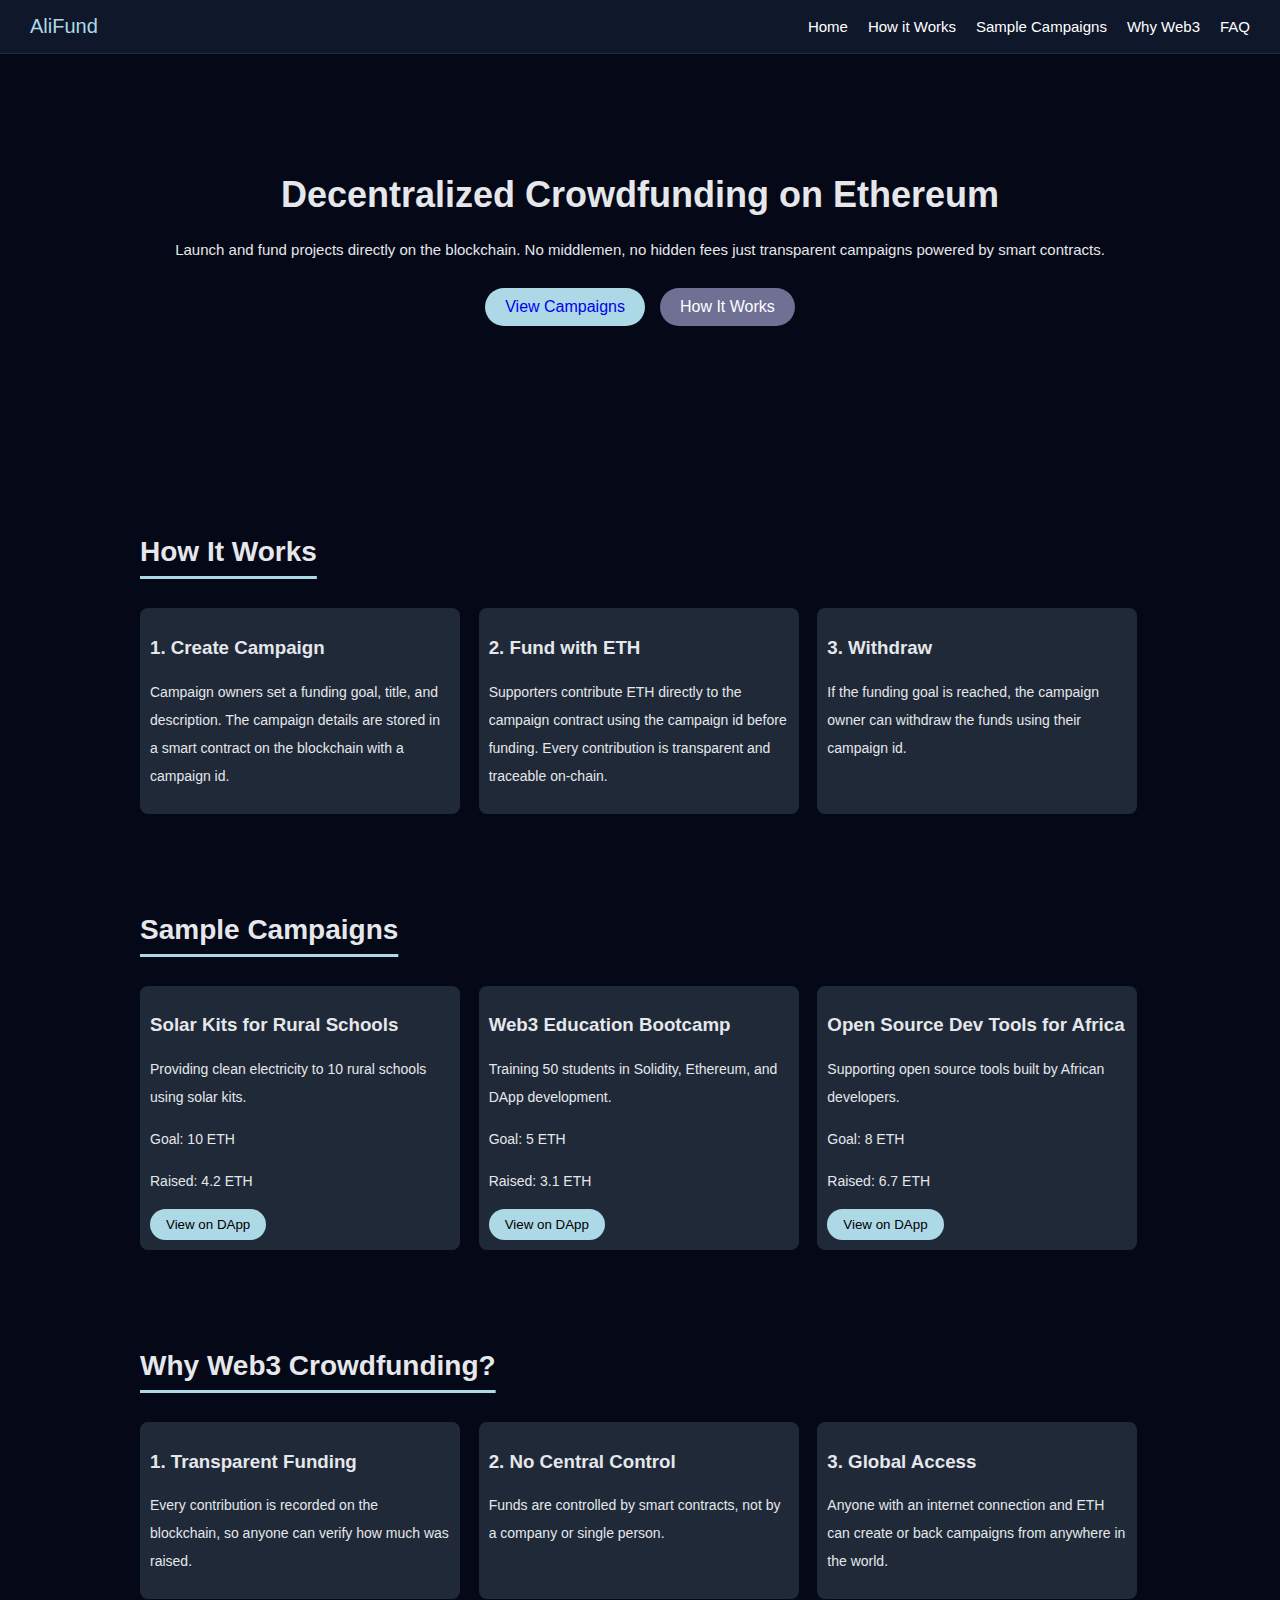
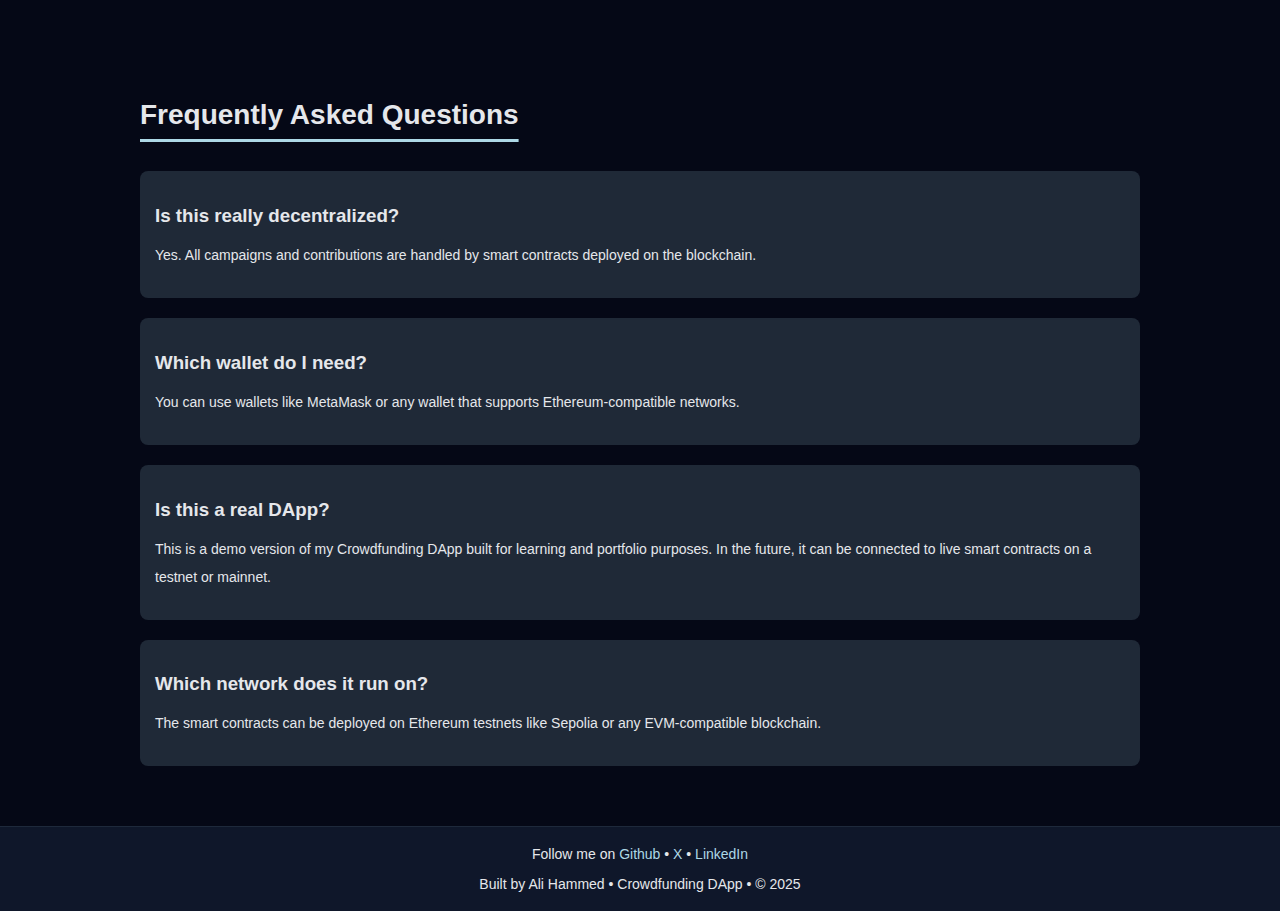
<file: index.html>
<!DOCTYPE html>
<html>
  <head>
    <title>Crowdfunding Landing Page</title>
    <link rel="stylesheet" href="crowd.css">
  </head>
  <body>
    <header>
      <div class="logo">AliFund</div>
      <nav>
        <a href="#home">Home</a>
        <a href="#how-it-works">How it Works</a>
        <a href="#campaigns">Sample Campaigns</a>
        <a href="#Web3">Why Web3</a>
        <a href="#faq">FAQ</a>
      </nav>
    </header>
    <section id="home">
      <div class="homepage-text">
    <h1>Decentralized Crowdfunding on Ethereum</h1>
    <p>Launch and fund projects directly on the blockchain. No middlemen, no hidden fees just transparent campaigns powered by smart contracts.</p>
    <div class="buttons">
      <a href="#campaigns" class="btn">View Campaigns</a>
      <a href="#how-it-works" class="btns">How It Works</a>
    </div>
    </div>
    </section>
    <section id="how-it-works" class="section">
      <h2>How It Works</h2>
      <div class="grid">
      <div class="project-card">
        <h3>1. Create Campaign</h3>
        <p>Campaign owners set a funding goal, title, and description. The campaign details are stored in a smart contract on the blockchain with a campaign id.</p>
      </div>
      <div class="project-card"> 
        <h3>2. Fund with ETH</h3>
        <p>Supporters contribute ETH directly to the campaign contract using the campaign id before funding. Every contribution is transparent and traceable on-chain.</p>
      </div>
      <div class="project-card">
        <h3>3. Withdraw</h3>
        <p>If the funding goal is reached, the campaign owner can withdraw the funds using their campaign id.</p>
      </div>
      </div>
    </section>
    <section id="campaigns" class="section">
      <h2>Sample Campaigns</h2>
      <div class="grid">
        <div class="project-card">
          <h3>Solar Kits for Rural Schools</h3>
          <p>Providing clean electricity to 10 rural schools using solar kits.</p>
          <p>Goal: 10 ETH</p>
          <p>Raised: 4.2 ETH</p>
          <button>View on DApp</button>
        </div>
        <div class="project-card">
          <h3>Web3 Education Bootcamp</h3>
          <p>Training 50 students in Solidity, Ethereum, and DApp development.</p>
          <p>Goal: 5 ETH</p>
          <p>Raised: 3.1 ETH</p>
          <button>View on DApp</button>
        </div>
        <div class="project-card">
          <h3>Open Source Dev Tools for Africa</h3>
          <p>Supporting open source tools built by African developers.</p>
          <p>Goal: 8 ETH</p>
          <p>Raised: 6.7 ETH</p>
          <button>View on DApp</button>
        </div>
      </div>
    </section>
    <section id="Web3" class="section">
      <h2>Why Web3 Crowdfunding?</h2>
      <div class="grid">
        <div class="project-card">
        <h3>1. Transparent Funding</h3>
        <p>Every contribution is recorded on the blockchain, so anyone can verify how much was raised.</p>
      </div>
      <div class="project-card">
        <h3>2. No Central Control</h3>
        <p>Funds are controlled by smart contracts, not by a company or single person.</p>
      </div>
      <div class="project-card">
        <h3>3. Global Access</h3>
        <p>Anyone with an internet connection and ETH can create or back campaigns from anywhere in the world.</p>
      </div>
      </div>
    </section>
    <section id="faq">
      <h2>Frequently Asked Questions</h2>
      <div class="faq-item">
        <h3>Is this really decentralized?</h3>
        <p>Yes. All campaigns and contributions are handled by smart contracts deployed on the blockchain.</p>
      </div>
      <div class="faq-item">
        <h3>Which wallet do I need?</h3>
        <p>You can use wallets like MetaMask or any wallet that supports Ethereum-compatible networks.</p>
      </div>
        <div class="faq-item">
        <h3>Is this a real DApp?</h3>
        <p>This is a demo version of my Crowdfunding DApp built for learning and portfolio purposes. In the future, it can be connected to live smart contracts on a testnet or mainnet.</p>
        </div>
        <div class="faq-item">
          <h3>Which network does it run on?</h3>
          <p>The smart contracts can be deployed on Ethereum testnets like Sepolia or any EVM-compatible blockchain.</p>
        </div>
    </section>
    <footer>
      <p>Follow me on 
        <a href="https://github.com/">Github</a> • <a href="https://x.com/IamAlikeX">X</a>  • <a href="https://www.linkedin.com/in/ali-hammed-9b5347255/">LinkedIn</a></p>
      <p>Built by Ali Hammed &#8226 Crowdfunding DApp &#8226 &copy; 2025</p>
    </footer>
  </body>
</html>
</file>
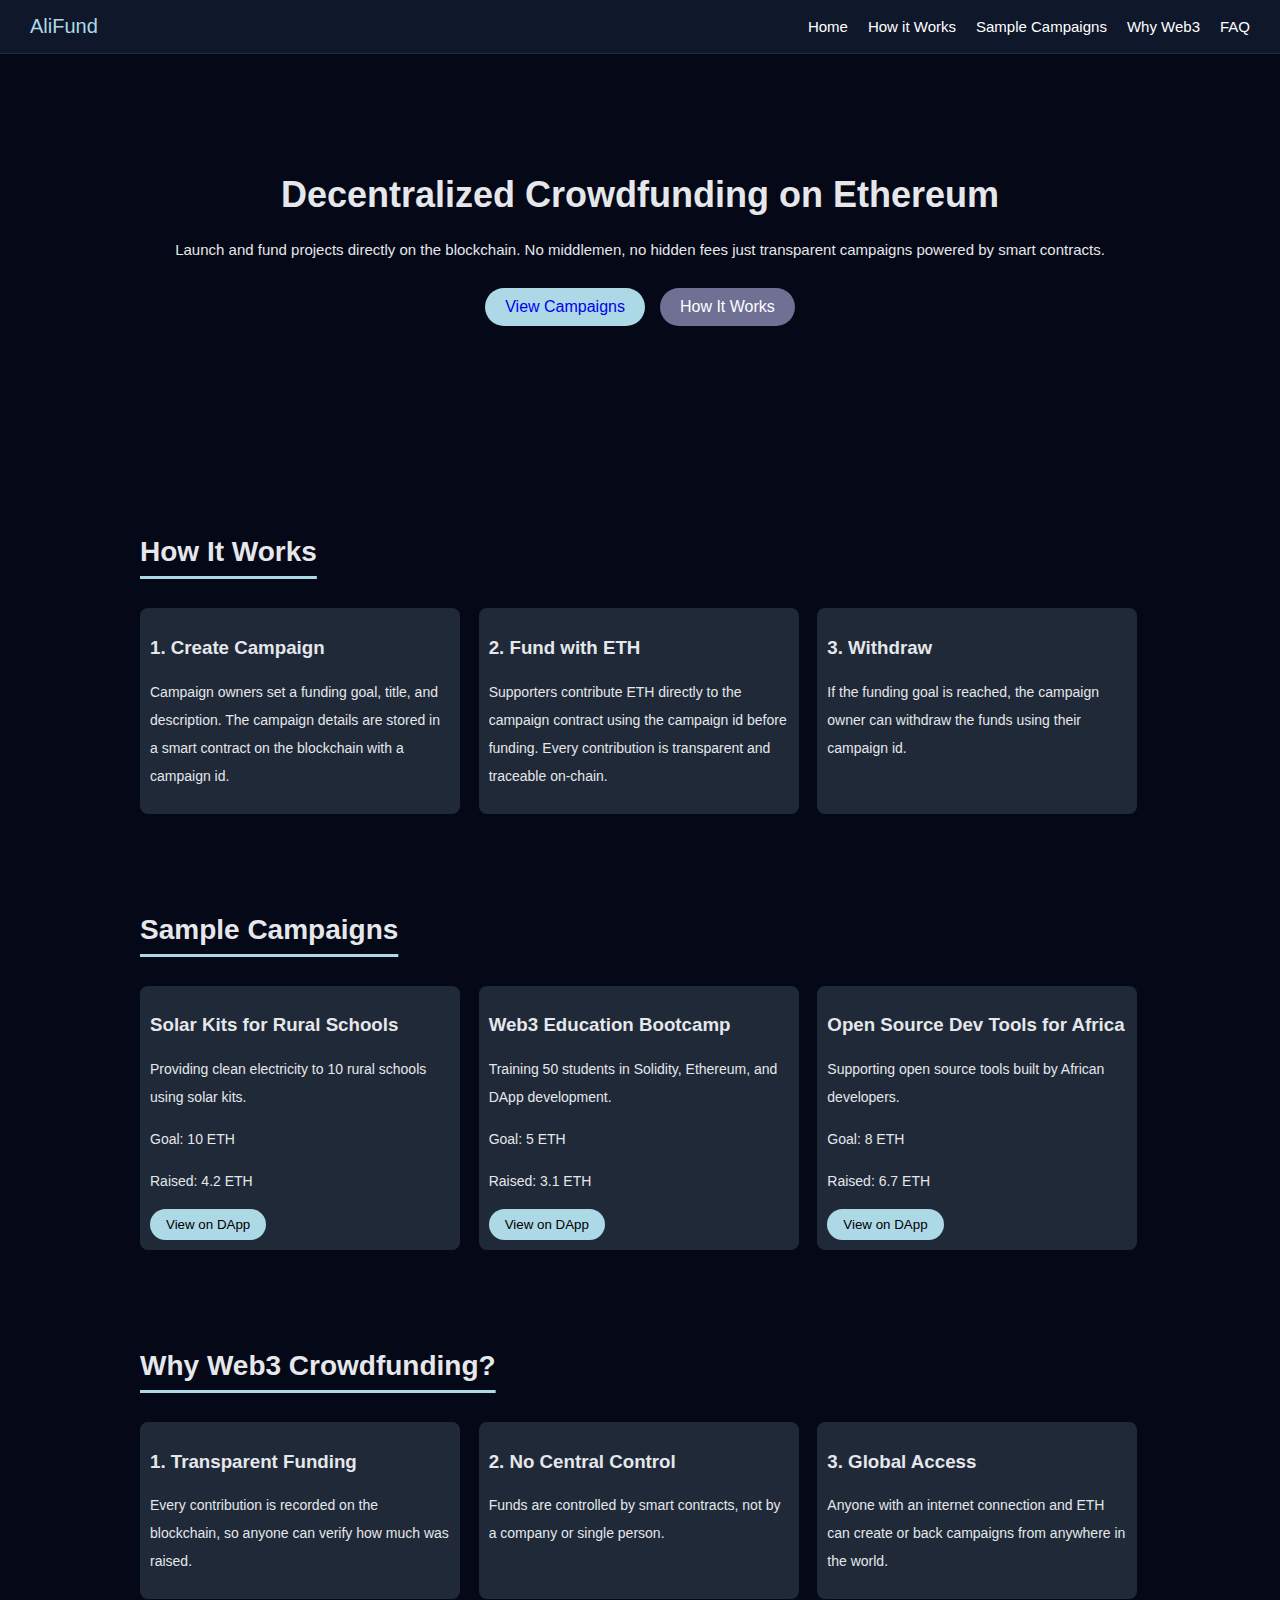
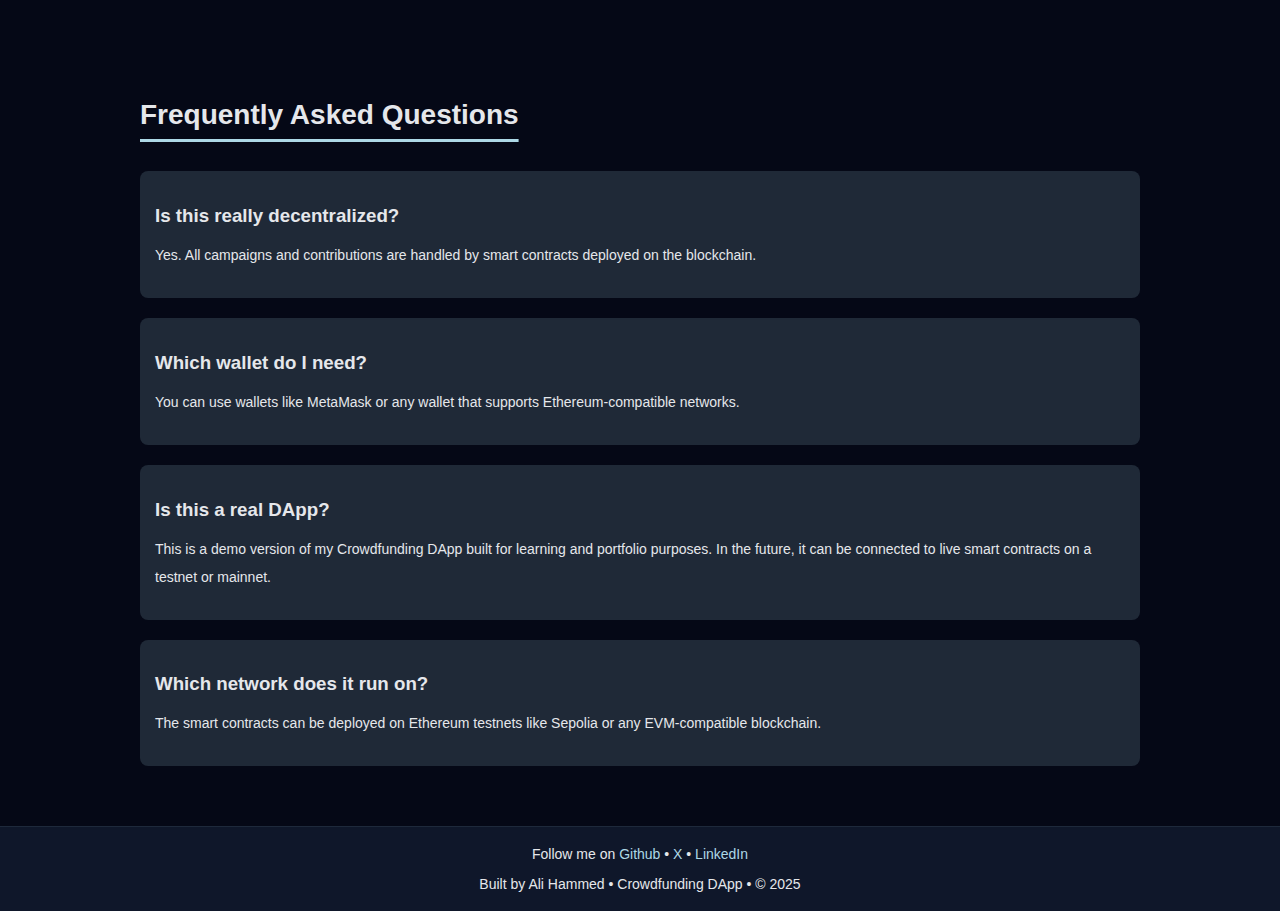
<file: crowd.html>
<!DOCTYPE html>
<html>
  <head>
    <title>Crowdfunding Landing Page</title>
    <link rel="stylesheet" href="crowd.css">
  </head>
  <body>
    <header>
      <div class="logo">AliFund</div>
      <nav>
        <a href="#home">Home</a>
        <a href="#how-it-works">How it Works</a>
        <a href="#campaigns">Sample Campaigns</a>
        <a href="#Web3">Why Web3</a>
        <a href="#faq">FAQ</a>
      </nav>
    </header>
    <section id="home">
      <div class="homepage-text">
    <h1>Decentralized Crowdfunding on Ethereum</h1>
    <p>Launch and fund projects directly on the blockchain. No middlemen, no hidden fees just transparent campaigns powered by smart contracts.</p>
    <div class="buttons">
      <a href="#campaigns" class="btn">View Campaigns</a>
      <a href="#how-it-works" class="btns">How It Works</a>
    </div>
    </div>
    </section>
    <section id="how-it-works" class="section">
      <h2>How It Works</h2>
      <div class="grid">
      <div class="project-card">
        <h3>1. Create Campaign</h3>
        <p>Campaign owners set a funding goal, title, and description. The campaign details are stored in a smart contract on the blockchain with a campaign id.</p>
      </div>
      <div class="project-card"> 
        <h3>2. Fund with ETH</h3>
        <p>Supporters contribute ETH directly to the campaign contract using the campaign id before funding. Every contribution is transparent and traceable on-chain.</p>
      </div>
      <div class="project-card">
        <h3>3. Withdraw</h3>
        <p>If the funding goal is reached, the campaign owner can withdraw the funds using their campaign id.</p>
      </div>
      </div>
    </section>
    <section id="campaigns" class="section">
      <h2>Sample Campaigns</h2>
      <div class="grid">
        <div class="project-card">
          <h3>Solar Kits for Rural Schools</h3>
          <p>Providing clean electricity to 10 rural schools using solar kits.</p>
          <p>Goal: 10 ETH</p>
          <p>Raised: 4.2 ETH</p>
          <button>View on DApp</button>
        </div>
        <div class="project-card">
          <h3>Web3 Education Bootcamp</h3>
          <p>Training 50 students in Solidity, Ethereum, and DApp development.</p>
          <p>Goal: 5 ETH</p>
          <p>Raised: 3.1 ETH</p>
          <button>View on DApp</button>
        </div>
        <div class="project-card">
          <h3>Open Source Dev Tools for Africa</h3>
          <p>Supporting open source tools built by African developers.</p>
          <p>Goal: 8 ETH</p>
          <p>Raised: 6.7 ETH</p>
          <button>View on DApp</button>
        </div>
      </div>
    </section>
    <section id="Web3" class="section">
      <h2>Why Web3 Crowdfunding?</h2>
      <div class="grid">
        <div class="project-card">
        <h3>1. Transparent Funding</h3>
        <p>Every contribution is recorded on the blockchain, so anyone can verify how much was raised.</p>
      </div>
      <div class="project-card">
        <h3>2. No Central Control</h3>
        <p>Funds are controlled by smart contracts, not by a company or single person.</p>
      </div>
      <div class="project-card">
        <h3>3. Global Access</h3>
        <p>Anyone with an internet connection and ETH can create or back campaigns from anywhere in the world.</p>
      </div>
      </div>
    </section>
    <section id="faq">
      <h2>Frequently Asked Questions</h2>
      <div class="faq-item">
        <h3>Is this really decentralized?</h3>
        <p>Yes. All campaigns and contributions are handled by smart contracts deployed on the blockchain.</p>
      </div>
      <div class="faq-item">
        <h3>Which wallet do I need?</h3>
        <p>You can use wallets like MetaMask or any wallet that supports Ethereum-compatible networks.</p>
      </div>
        <div class="faq-item">
        <h3>Is this a real DApp?</h3>
        <p>This is a demo version of my Crowdfunding DApp built for learning and portfolio purposes. In the future, it can be connected to live smart contracts on a testnet or mainnet.</p>
        </div>
        <div class="faq-item">
          <h3>Which network does it run on?</h3>
          <p>The smart contracts can be deployed on Ethereum testnets like Sepolia or any EVM-compatible blockchain.</p>
        </div>
    </section>
    <footer>
      <p>Follow me on 
        <a href="https://github.com/">Github</a> • <a href="https://x.com/IamAlikeX">X</a>  • <a href="https://www.linkedin.com/in/ali-hammed-9b5347255/">LinkedIn</a></p>
      <p>Built by Ali Hammed &#8226 Crowdfunding DApp &#8226 &copy; 2025</p>
    </footer>
  </body>
</html>
</file>
<file: crowd.css>
body {
  margin: 0;
  font-family:Arial, Helvetica, sans-serif;
  background-color: #050816;
  color:  #e5e7eb;
}
header {
  display: flex;
  justify-content: space-between;
  align-items: center;
  padding: 15px 30px;
  position: fixed;
  width: 100%;
  top: 0;
  border-bottom: 1px solid #1e293b;
  background-color: #0f172a;
}
.logo {
  font-size: 20px; 
  color: lightblue;
}
nav {
  display: flex;
  gap: 20px;
  padding-right: 60px;
}
nav a {
  color: white;
  text-decoration: none;
  font-size: 15px;
}
nav a:hover {
  color: lightblue;
}
#home {
  text-align: center;
  padding: 150px 20px;
}
.homepage-text h1 {
  font-size: 36px;
  margin-bottom: 25px;
}
.homepage-text p {
  font-size: 15px;
  margin-bottom: 30px;
}
.buttons {
  display: flex;
  gap: 15px;
  justify-content: center;
}
.btn {
  background-color:lightblue;
  border-radius: 20px;
  padding: 10px 20px;
} 
.btns {
  background-color: rgb(112, 112, 148);
  border-radius: 20px;
  padding: 10px 20px;
  color: white;
}
.btn:hover {
  background-color: blue;
  color: white;
}
.buttons a {
  text-decoration: none;
  font-weight: 500;
}
.section {
  max-width: 1000px;
  margin: 60px auto;
  padding: 0 20px;
}
section h2 {
  text-decoration: underline;
  text-underline-offset: 15px;
  text-decoration-thickness: 3px;
  text-decoration-color: lightblue;
  margin-bottom: 40px;
  font-size: 28px;
}
.grid {
  display: grid;
  grid-template-columns: repeat(3, 1fr);
  gap: 16px;
}
.project-card {
  background-color: #1f2937;
  padding: 10px;
  border-radius: 8px;
  max-width: 300px;
  margin-bottom: 40px;
}
.project-card p {
  font-size: 14px;
  line-height: 2;
}
.project-card button {
  background-color: lightblue;
  border: none;
  border-radius: 20px;
  padding: 8px 16px;
  cursor: pointer;
}
#faq {
  max-width: 1000px;
  margin: 60px auto;
  padding: 0 20px;
}
.faq-item {
  background-color: #1f2937;
  padding: 15px;
  border-radius: 8px;
  margin-bottom: 20px;
}
.faq-item p {
  font-size: 14px;
  line-height: 2;
}
.faq-item h3 {
  margin-bottom: 10px;
}
footer {
  text-align: center;
  padding: 5px;
  border-top: 1px solid #1e293b;
  font-size: 14px;
  background-color: #0f172a;
}
footer a {
  color: lightblue;
  text-decoration: none;
}
footer a:hover {
  text-decoration: underline;
}
@media (max-width: 900px) {
  .grid {
    grid-template-columns: 1fr;
  }

  header {
    flex-direction: column;
    gap: 10px;
    padding: 10px 20px;
  }
  nav {
    padding-right: 0;
  }
  #home {
    padding: 120px 10px;
  }
  
}
</file>
